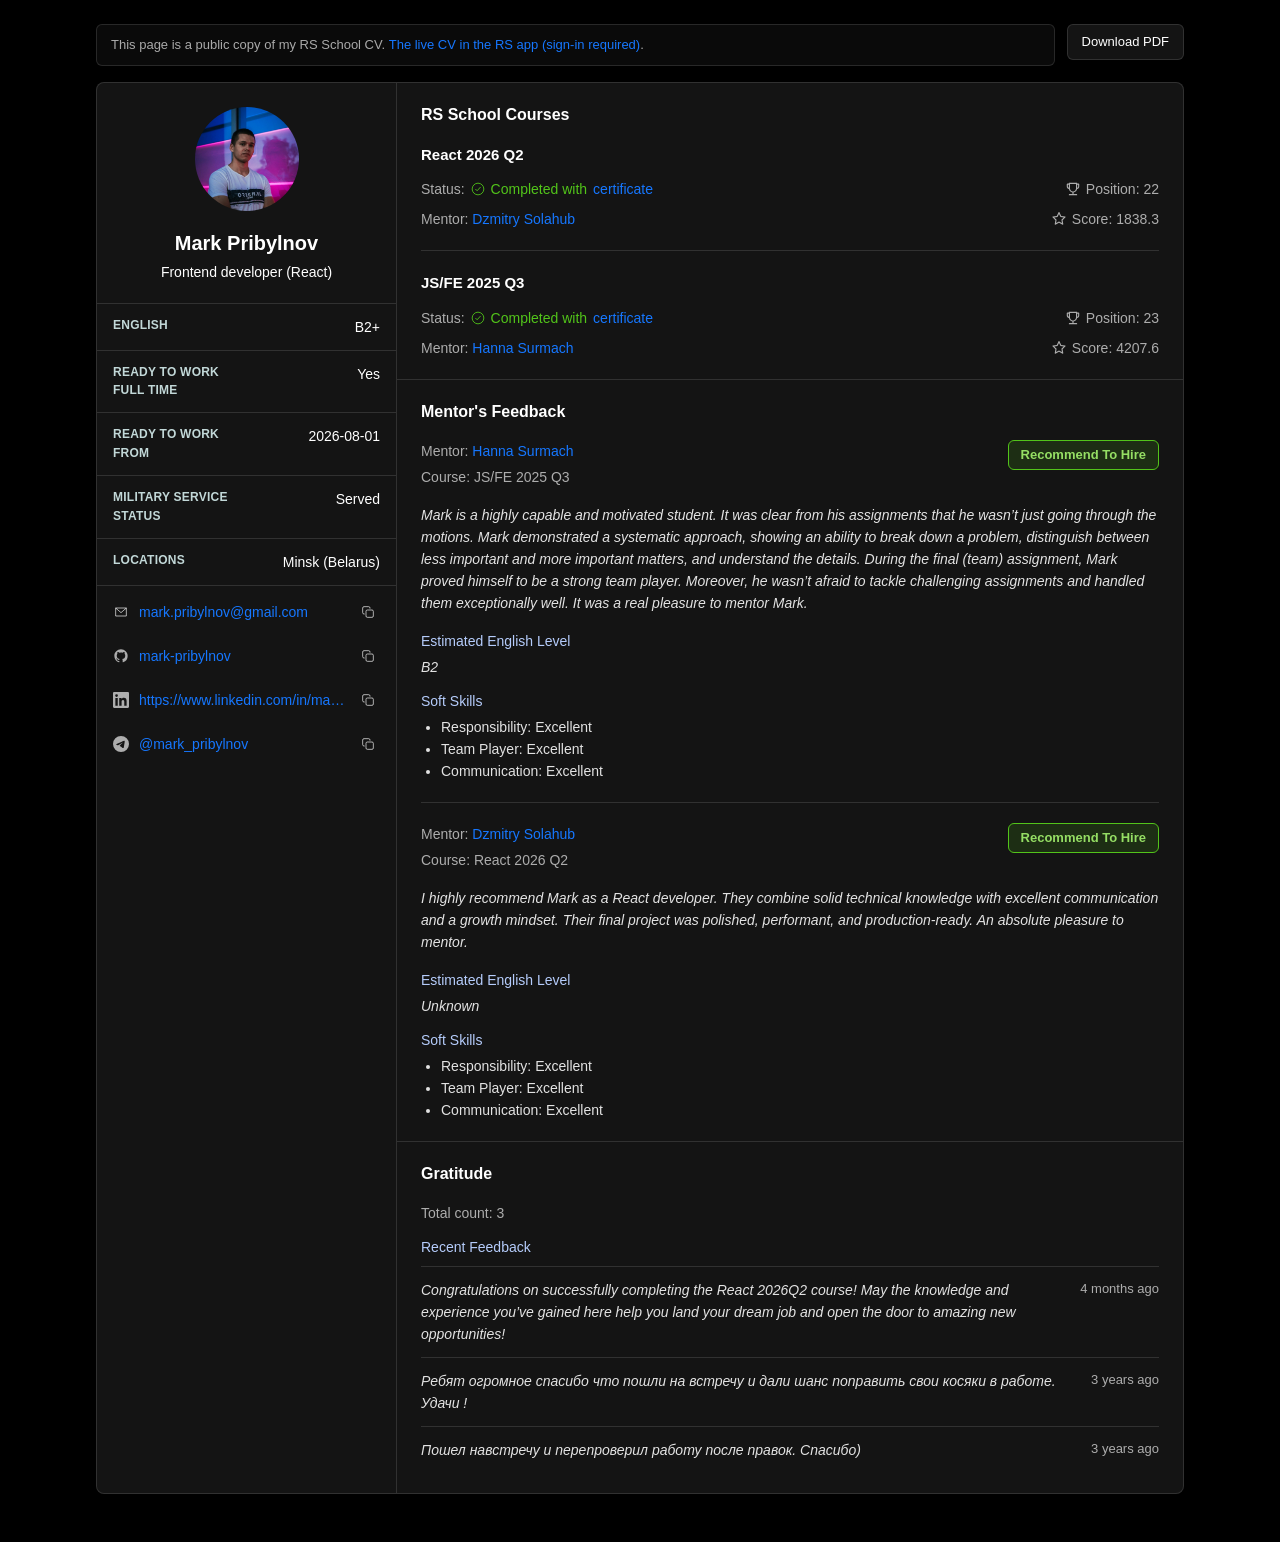
<file: index.html>
<!doctype html>
<html lang="en">
  <head>
    <meta charset="UTF-8" />
    <meta name="viewport" content="width=device-width, initial-scale=1.0" />
    <title>Mark Pribylnov — RS School CV</title>
    <meta name="description" content="Public CV — Mark Pribylnov, Frontend developer (React), Rolling Scopes School." />
    <link rel="stylesheet" href="styles.css" />
    <link rel="icon" href="assets/favicon.png" type="image/png" />
  </head>
  <body>
    <div class="page-wrap">
      <div class="page-actions">
        <p class="mirror-notice">
          This page is a public copy of my RS School CV.
          <a href="https://app.rs.school/cv/ad0f0ca9-a33c-41eb-a281-b7e8ac46817c" target="_blank" rel="noopener noreferrer">The live CV in the RS app (sign-in required)</a>.
        </p>
        <a class="print-btn" href="Mark-Pribylnov-CV.pdf" download="Mark-Pribylnov-CV.pdf">Download PDF</a>
      </div>

      <div class="cv">
        <aside class="sidebar" aria-label="Profile">
          <div class="profile-head">
            <a
              class="avatar-link"
              href="https://raw.githubusercontent.com/mark-pribylnov/RSS-CV/main/assets/avatar.jpg"
              target="_blank"
              rel="noopener noreferrer"
              aria-label="Open profile photo source"
            >
              <img class="avatar" src="assets/avatar.jpg" width="120" height="120" alt="Mark Pribylnov" />
            </a>
            <h1>Mark Pribylnov</h1>
            <p class="role">Frontend developer (React)</p>
          </div>

          <div class="meta-list">
            <div class="meta-row">
              <span class="label">English</span>
              <span class="value">B2+</span>
            </div>
            <div class="meta-row">
              <span class="label">Ready to work full time</span>
              <span class="value">Yes</span>
            </div>
            <div class="meta-row">
              <span class="label">Ready to work from</span>
              <span class="value">2026-08-01</span>
            </div>
            <div class="meta-row">
              <span class="label">Military service status</span>
              <span class="value">Served</span>
            </div>
            <div class="meta-row">
              <span class="label">Locations</span>
              <span class="value">Minsk (Belarus)</span>
            </div>
          </div>

          <div class="contacts">
            <div class="contact-row">
              <svg class="contact-icon" viewBox="0 0 24 24" fill="none" aria-hidden="true">
                <path d="M4 6h16v12H4V6zm0 0l8 7 8-7" stroke="currentColor" stroke-width="1.5" stroke-linejoin="round" />
              </svg>
              <div class="contact-body">
                <a href="mailto:mark.pribylnov@gmail.com">mark.pribylnov@gmail.com</a>
              </div>
              <button type="button" class="copy-btn" data-copy="mark.pribylnov@gmail.com" aria-label="Copy email">
                <svg width="16" height="16" viewBox="0 0 24 24" fill="none" aria-hidden="true">
                  <rect x="9" y="9" width="11" height="11" rx="2" stroke="currentColor" stroke-width="1.5" />
                  <path d="M7 15H6a2 2 0 01-2-2V6a2 2 0 012-2h7a2 2 0 012 2v1" stroke="currentColor" stroke-width="1.5" />
                </svg>
              </button>
            </div>

            <div class="contact-row">
              <svg class="contact-icon" viewBox="0 0 24 24" fill="currentColor" aria-hidden="true">
                <path
                  d="M12 2C6.477 2 2 6.484 2 12.021c0 4.428 2.865 8.184 6.839 9.504.5.092.682-.217.682-.483 0-.237-.009-.868-.014-1.703-2.782.605-3.369-1.342-3.369-1.342-.454-1.158-1.11-1.466-1.11-1.466-.908-.62.069-.608.069-.608 1.003.07 1.531 1.032 1.531 1.032.892 1.53 2.341 1.088 2.91.832.092-.647.35-1.088.636-1.338-2.22-.253-4.555-1.113-4.555-4.951 0-1.093.39-1.988 1.029-2.688-.103-.253-.446-1.272.098-2.65 0 0 .84-.27 2.75 1.026A9.564 9.564 0 0112 6.844c.85.004 1.705.115 2.504.337 1.909-1.296 2.747-1.027 2.747-1.027.546 1.379.202 2.398.1 2.651.64.7 1.028 1.595 1.028 2.688 0 3.848-2.339 4.695-4.566 4.943.359.309.678.92.678 1.855 0 1.338-.012 2.419-.012 2.747 0 .268.18.58.688.482A10.019 10.019 0 0022 12.021C22 6.484 17.522 2 12 2z"
                />
              </svg>
              <div class="contact-body">
                <a href="https://github.com/mark-pribylnov" target="_blank" rel="noopener noreferrer">mark-pribylnov</a>
              </div>
              <button type="button" class="copy-btn" data-copy="mark-pribylnov" aria-label="Copy GitHub username">
                <svg width="16" height="16" viewBox="0 0 24 24" fill="none" aria-hidden="true">
                  <rect x="9" y="9" width="11" height="11" rx="2" stroke="currentColor" stroke-width="1.5" />
                  <path d="M7 15H6a2 2 0 01-2-2V6a2 2 0 012-2h7a2 2 0 012 2v1" stroke="currentColor" stroke-width="1.5" />
                </svg>
              </button>
            </div>

            <div class="contact-row">
              <svg class="contact-icon" viewBox="0 0 24 24" fill="currentColor" aria-hidden="true">
                <path
                  d="M20.447 20.452h-3.554v-5.569c0-1.328-.027-3.037-1.852-3.037-1.853 0-2.136 1.445-2.136 2.939v5.667H9.351V9h3.414v1.561h.046c.477-.9 1.637-1.85 3.37-1.85 3.601 0 4.267 2.37 4.267 5.455v6.286zM5.337 7.433a2.062 2.062 0 01-2.063-2.065 2.064 2.064 0 114.126 0 2.063 2.063 0 01-2.063 2.065zm1.782 13.019H3.555V9h3.564v11.452zM22.225 0H1.771C.792 0 0 .774 0 1.729v20.542C0 23.227.792 24 1.771 24h20.451C23.2 24 24 23.227 24 22.271V1.729C24 .774 23.2 0 22.222 0h.003z"
                />
              </svg>
              <div class="contact-body">
                <a href="https://www.linkedin.com/in/mark-pribylnov/" target="_blank" rel="noopener noreferrer">https://www.linkedin.com/in/mark-pribylnov/</a>
              </div>
              <button
                type="button"
                class="copy-btn"
                data-copy="https://www.linkedin.com/in/mark-pribylnov/"
                aria-label="Copy LinkedIn URL"
              >
                <svg width="16" height="16" viewBox="0 0 24 24" fill="none" aria-hidden="true">
                  <rect x="9" y="9" width="11" height="11" rx="2" stroke="currentColor" stroke-width="1.5" />
                  <path d="M7 15H6a2 2 0 01-2-2V6a2 2 0 012-2h7a2 2 0 012 2v1" stroke="currentColor" stroke-width="1.5" />
                </svg>
              </button>
            </div>

            <div class="contact-row">
              <svg class="contact-icon" viewBox="0 0 24 24" fill="currentColor" aria-hidden="true">
                <path
                  d="M11.944 0A12 12 0 000 12a12 12 0 0012 12 12 12 0 0012-12A12 12 0 0012 0h-.056zm4.962 7.224c.1-.002.321.023.465.14a.506.506 0 01.171.325c.016.093.036.306.02.472-.18 1.898-.962 6.502-1.36 8.627-.168.9-.499 1.201-.82 1.23-.696.065-1.225-.46-1.9-.902-1.056-.693-1.653-1.124-2.678-1.8-1.185-.78-.417-1.21.258-1.91.177-.184 3.247-2.977 3.307-3.23.007-.032.014-.15-.056-.212s-.174-.041-.249-.024c-.106.024-1.793 1.14-5.061 3.345-.48.33-.913.49-1.302.48-.428-.008-1.252-.241-1.865-.44-.752-.245-1.349-.374-1.297-.789.027-.216.325-.437.893-.663 3.498-1.524 5.83-2.529 6.998-3.014 3.332-1.386 4.025-1.627 4.476-1.635z"
                />
              </svg>
              <div class="contact-body">
                <a href="https://t.me/mark_pribylnov" target="_blank" rel="noopener noreferrer">@mark_pribylnov</a>
              </div>
              <button type="button" class="copy-btn" data-copy="@mark_pribylnov" aria-label="Copy Telegram handle">
                <svg width="16" height="16" viewBox="0 0 24 24" fill="none" aria-hidden="true">
                  <rect x="9" y="9" width="11" height="11" rx="2" stroke="currentColor" stroke-width="1.5" />
                  <path d="M7 15H6a2 2 0 01-2-2V6a2 2 0 012-2h7a2 2 0 012 2v1" stroke="currentColor" stroke-width="1.5" />
                </svg>
              </button>
            </div>
          </div>
        </aside>

        <main class="main">
          <section class="block" aria-labelledby="courses-heading">
            <h2 id="courses-heading" class="block-title">RS School Courses</h2>

            <article class="course">
              <h3 class="course-title">React 2026 Q2</h3>
              <div class="course-grid">
                <div class="course-meta">
                  <div class="status-line">
                    Status:
                    <svg class="stat-icon" viewBox="0 0 24 24" fill="none" aria-hidden="true">
                      <circle cx="12" cy="12" r="10" stroke="currentColor" stroke-width="1.5" />
                      <path
                        d="M8 12.5l2.5 2.5L16 9"
                        stroke="currentColor"
                        stroke-width="1.5"
                        stroke-linecap="round"
                        stroke-linejoin="round"
                      />
                    </svg>
                    <span class="status-ok">Completed with</span>
                    <a href="https://app.rs.school/certificate/i87m8ckr" target="_blank" rel="noopener noreferrer">certificate</a>
                  </div>
                  <div>
                    Mentor:
                    <a href="https://github.com/soljahd" target="_blank" rel="noopener noreferrer">Dzmitry Solahub</a>
                  </div>
                </div>
                <div class="course-stats">
                  <div class="stat-line">
                    <svg class="stat-icon" viewBox="64 64 896 896" fill="currentColor" aria-hidden="true">
                      <path
                        d="M868 160h-92v-40c0-4.4-3.6-8-8-8H256c-4.4 0-8 3.6-8 8v40h-92a44 44 0 00-44 44v148c0 81.7 60 149.6 138.2 162C265.7 630.2 359 721.7 476 734.5v105.2H280c-17.7 0-32 14.3-32 32V904c0 4.4 3.6 8 8 8h512c4.4 0 8-3.6 8-8v-32.3c0-17.7-14.3-32-32-32H548V734.5C665 721.7 758.3 630.2 773.8 514 852 501.6 912 433.7 912 352V204a44 44 0 00-44-44zM184 352V232h64v207.6a91.99 91.99 0 01-64-87.6zm520 128c0 49.1-19.1 95.4-53.9 130.1-34.8 34.8-81 53.9-130.1 53.9h-16c-49.1 0-95.4-19.1-130.1-53.9-34.8-34.8-53.9-81-53.9-130.1V184h384v296zm136-128c0 41-26.9 75.8-64 87.6V232h64v120z"
                      />
                    </svg>
                    Position: 22
                  </div>
                  <div class="stat-line">
                    <svg class="stat-icon" viewBox="64 64 896 896" fill="currentColor" aria-hidden="true">
                      <path
                        d="M908.1 353.1l-253.9-36.9L540.7 86.1c-3.1-6.3-8.2-11.4-14.5-14.5-15.8-7.8-35-1.3-42.9 14.5L369.8 316.2l-253.9 36.9c-7 1-13.4 4.3-18.3 9.3a32.05 32.05 0 00.6 45.3l183.7 179.1-43.4 252.9a31.95 31.95 0 0046.4 33.7L512 754l227.1 119.4c6.2 3.3 13.4 4.4 20.3 3.2 17.4-3 29.1-19.5 26.1-36.9l-43.4-252.9 183.7-179.1c5-4.9 8.3-11.3 9.3-18.3 2.7-17.5-9.5-33.7-27-36.3zM664.8 561.6l36.1 210.3L512 672.7 323.1 772l36.1-210.3-152.8-149L417.6 382 512 190.7 606.4 382l211.2 30.7-152.8 148.9z"
                      />
                    </svg>
                    Score: 1838.3
                  </div>
                </div>
              </div>
            </article>

            <article class="course">
              <h3 class="course-title">JS/FE 2025 Q3</h3>
              <div class="course-grid">
                <div class="course-meta">
                  <div class="status-line">
                    Status:
                    <svg class="stat-icon" viewBox="0 0 24 24" fill="none" aria-hidden="true">
                      <circle cx="12" cy="12" r="10" stroke="currentColor" stroke-width="1.5" />
                      <path
                        d="M8 12.5l2.5 2.5L16 9"
                        stroke="currentColor"
                        stroke-width="1.5"
                        stroke-linecap="round"
                        stroke-linejoin="round"
                      />
                    </svg>
                    <span class="status-ok">Completed with</span>
                    <a href="https://app.rs.school/certificate/4av4f2fh" target="_blank" rel="noopener noreferrer">certificate</a>
                  </div>
                  <div>
                    Mentor:
                    <a href="https://github.com/khasekai" target="_blank" rel="noopener noreferrer">Hanna Surmach</a>
                  </div>
                </div>
                <div class="course-stats">
                  <div class="stat-line">
                    <svg class="stat-icon" viewBox="64 64 896 896" fill="currentColor" aria-hidden="true">
                      <path
                        d="M868 160h-92v-40c0-4.4-3.6-8-8-8H256c-4.4 0-8 3.6-8 8v40h-92a44 44 0 00-44 44v148c0 81.7 60 149.6 138.2 162C265.7 630.2 359 721.7 476 734.5v105.2H280c-17.7 0-32 14.3-32 32V904c0 4.4 3.6 8 8 8h512c4.4 0 8-3.6 8-8v-32.3c0-17.7-14.3-32-32-32H548V734.5C665 721.7 758.3 630.2 773.8 514 852 501.6 912 433.7 912 352V204a44 44 0 00-44-44zM184 352V232h64v207.6a91.99 91.99 0 01-64-87.6zm520 128c0 49.1-19.1 95.4-53.9 130.1-34.8 34.8-81 53.9-130.1 53.9h-16c-49.1 0-95.4-19.1-130.1-53.9-34.8-34.8-53.9-81-53.9-130.1V184h384v296zm136-128c0 41-26.9 75.8-64 87.6V232h64v120z"
                      />
                    </svg>
                    Position: 23
                  </div>
                  <div class="stat-line">
                    <svg class="stat-icon" viewBox="64 64 896 896" fill="currentColor" aria-hidden="true">
                      <path
                        d="M908.1 353.1l-253.9-36.9L540.7 86.1c-3.1-6.3-8.2-11.4-14.5-14.5-15.8-7.8-35-1.3-42.9 14.5L369.8 316.2l-253.9 36.9c-7 1-13.4 4.3-18.3 9.3a32.05 32.05 0 00.6 45.3l183.7 179.1-43.4 252.9a31.95 31.95 0 0046.4 33.7L512 754l227.1 119.4c6.2 3.3 13.4 4.4 20.3 3.2 17.4-3 29.1-19.5 26.1-36.9l-43.4-252.9 183.7-179.1c5-4.9 8.3-11.3 9.3-18.3 2.7-17.5-9.5-33.7-27-36.3zM664.8 561.6l36.1 210.3L512 672.7 323.1 772l36.1-210.3-152.8-149L417.6 382 512 190.7 606.4 382l211.2 30.7-152.8 148.9z"
                      />
                    </svg>
                    Score: 4207.6
                  </div>
                </div>
              </div>
            </article>
          </section>

          <section class="block" aria-labelledby="feedback-heading">
            <h2 id="feedback-heading" class="block-title">Mentor's Feedback</h2>
            <article class="feedback">
              <div class="feedback-header">
                <div class="feedback-meta">
                  <div>
                    Mentor:
                    <a href="https://github.com/khasekai" target="_blank" rel="noopener noreferrer">Hanna Surmach</a>
                  </div>
                  <div>Course: JS/FE 2025 Q3</div>
                </div>
                <span class="hire-badge">Recommend To Hire</span>
              </div>

              <p class="feedback-text">
                Mark is a highly capable and motivated student. It was clear from his assignments that he wasn’t just going
                through the motions. Mark demonstrated a systematic approach, showing an ability to break down a problem,
                distinguish between less important and more important matters, and understand the details. During the final (team)
                assignment, Mark proved himself to be a strong team player. Moreover, he wasn’t afraid to tackle challenging
                assignments and handled them exceptionally well. It was a real pleasure to mentor Mark.
              </p>

              <div class="subsection">
                <span class="subsection-label">Estimated English Level</span>
                <p><em>B2</em></p>
              </div>
              <div class="subsection">
                <span class="subsection-label">Soft Skills</span>
                <ul class="skills-list">
                  <li>Responsibility: Excellent</li>
                  <li>Team Player: Excellent</li>
                  <li>Communication: Excellent</li>
                </ul>
              </div>
            </article>

            <article class="feedback">
              <div class="feedback-header">
                <div class="feedback-meta">
                  <div>
                    Mentor:
                    <a href="https://github.com/soljahd" target="_blank" rel="noopener noreferrer">Dzmitry Solahub</a>
                  </div>
                  <div>Course: React 2026 Q2</div>
                </div>
                <span class="hire-badge">Recommend To Hire</span>
              </div>

              <p class="feedback-text">
                I highly recommend Mark as a React developer. They combine solid technical knowledge with excellent communication
                and a growth mindset. Their final project was polished, performant, and production-ready. An absolute pleasure to
                mentor.
              </p>

              <div class="subsection">
                <span class="subsection-label">Estimated English Level</span>
                <p><em>Unknown</em></p>
              </div>
              <div class="subsection">
                <span class="subsection-label">Soft Skills</span>
                <ul class="skills-list">
                  <li>Responsibility: Excellent</li>
                  <li>Team Player: Excellent</li>
                  <li>Communication: Excellent</li>
                </ul>
              </div>
            </article>
          </section>

          <section class="block" aria-labelledby="gratitude-heading">
            <h2 id="gratitude-heading" class="block-title">Gratitude</h2>
            <p class="gratitude-stats">Total count: 3</p>
            <p class="recent-label">Recent Feedback</p>

            <div class="gratitude-item" data-datetime="2026-07-23 19:04:18">
              <p class="gratitude-text">
                Congratulations on successfully completing the React 2026Q2 course! May the knowledge and experience you’ve gained
                here help you land your dream job and open the door to amazing new opportunities!
              </p>
              <span class="gratitude-date">2 months ago</span>
            </div>
            <div class="gratitude-item" data-datetime="2023-04-13 18:35:28">
              <p class="gratitude-text">
                Ребят огромное спасибо что пошли на встречу и дали шанс поправить свои косяки в работе. Удачи !
              </p>
              <span class="gratitude-date">3 years ago</span>
            </div>
            <div class="gratitude-item" data-datetime="2023-04-12 18:06:48">
              <p class="gratitude-text">Пошел навстречу и перепроверил работу после правок. Спасибо)</p>
              <span class="gratitude-date">3 years ago</span>
            </div>
          </section>
        </main>
      </div>
    </div>

    <script>
      document.querySelectorAll("[data-copy]").forEach(button => {
        button.addEventListener("click", async () => {
          const text = button.getAttribute("data-copy");
          if (!text) return;
          try {
            await navigator.clipboard.writeText(text);
            button.classList.add("copied");
            setTimeout(() => button.classList.remove("copied"), 1500);
          } catch {
            window.prompt("Copy to clipboard:", text);
          }
        });
      });

      const relativeTime = new Intl.RelativeTimeFormat("en", { numeric: "always" });

      function parseDateTime(value) {
        const match = /^(\d{4})-(\d{2})-(\d{2})[ T](\d{2}):(\d{2}):(\d{2})$/.exec(value);
        if (!match) return null;
        const [, year, month, day, hour, minute, second] = match;
        return new Date(Number(year), Number(month) - 1, Number(day), Number(hour), Number(minute), Number(second));
      }

      function calendarMonths(from, to) {
        let months = (to.getFullYear() - from.getFullYear()) * 12 + (to.getMonth() - from.getMonth());
        if (to.getDate() < from.getDate()) months -= 1;
        return months;
      }

      function formatAgo(date) {
        const now = new Date();
        const diffMs = date.getTime() - now.getTime();
        const direction = diffMs < 0 ? -1 : 1;
        const absSeconds = Math.abs(Math.round(diffMs / 1000));

        if (absSeconds < 60) return relativeTime.format(direction * absSeconds, "second");

        const absMinutes = Math.floor(absSeconds / 60);
        if (absMinutes < 60) return relativeTime.format(direction * absMinutes, "minute");

        const absHours = Math.floor(absMinutes / 60);
        if (absHours < 24) return relativeTime.format(direction * absHours, "hour");

        const months = calendarMonths(date, now);
        if (Math.abs(months) < 1) {
          const absDays = Math.max(Math.floor(absHours / 24), 1);
          return relativeTime.format(direction * absDays, "day");
        }
        if (Math.abs(months) < 12) return relativeTime.format(-months, "month");

        return relativeTime.format(-Math.trunc(months / 12), "year");
      }

      function updateGratitudeDates() {
        document.querySelectorAll(".gratitude-item[data-datetime]").forEach(item => {
          const date = parseDateTime(item.getAttribute("data-datetime"));
          const label = item.querySelector(".gratitude-date");
          if (!date || !label) return;
          label.textContent = formatAgo(date);
        });
      }

      updateGratitudeDates();
      setInterval(updateGratitudeDates, 60 * 1000);
      document.addEventListener("visibilitychange", () => {
        if (document.visibilityState === "visible") updateGratitudeDates();
      });
    </script>
  </body>
</html>
</file>
<file: styles.css>
*,
*::before,
*::after {
  box-sizing: border-box;
}

:root {
  --bg: #000000;
  --surface: #141414;
  --divider: rgba(255, 255, 255, 0.12);
  --text: #ffffff;
  --text-secondary: rgba(255, 255, 255, 0.65);
  --text-label: #c2d8d8;
  --text-description: #b5ccfb;
  --link: #1677ff;
  --link-hover: #4096ff;
  --success: #52c41a;
}

html {
  scroll-behavior: smooth;
}

body {
  margin: 0;
  min-height: 100vh;
  font-family:
    -apple-system, BlinkMacSystemFont, "Segoe UI", Roboto, "Helvetica Neue", Arial, sans-serif;
  font-size: 14px;
  line-height: 1.5715;
  color: var(--text);
  background: var(--bg);
}

a {
  color: var(--link);
  text-decoration: none;
}

a:hover {
  color: var(--link-hover);
  text-decoration: underline;
}

.page-wrap {
  max-width: 1120px;
  margin: 0 auto;
  padding: 24px 16px 48px;
}

.page-actions {
  display: flex;
  align-items: flex-start;
  justify-content: space-between;
  gap: 12px;
  margin-bottom: 16px;
}

.print-btn {
  flex-shrink: 0;
  display: inline-block;
  border: 1px solid var(--divider);
  background: var(--surface);
  color: var(--text);
  border-radius: 6px;
  padding: 8px 14px;
  font: inherit;
  font-size: 13px;
  line-height: 1.4;
  text-decoration: none;
  cursor: pointer;
}

.print-btn:hover {
  border-color: var(--link);
  color: var(--link-hover);
  text-decoration: none;
}

.mirror-notice {
  margin: 0;
  flex: 1;
  padding: 10px 14px;
  border-radius: 6px;
  background: rgba(255, 255, 255, 0.04);
  border: 1px solid var(--divider);
  color: var(--text-secondary);
  font-size: 13px;
  line-height: 1.5;
}

.mirror-notice a {
  font-weight: 500;
}

.cv {
  display: grid;
  grid-template-columns: 300px 1fr;
  background: var(--surface);
  border-radius: 8px;
  border: 1px solid var(--divider);
  overflow: hidden;
}

@media (max-width: 900px) {
  .cv {
    grid-template-columns: 1fr;
  }
}

.sidebar {
  border-right: 1px solid var(--divider);
}

@media (max-width: 900px) {
  .sidebar {
    border-right: none;
    border-bottom: 1px solid var(--divider);
  }
}

.profile-head {
  padding: 24px 16px 20px;
  text-align: center;
  border-bottom: 1px solid var(--divider);
}

.avatar-link {
  display: inline-block;
  margin-bottom: 12px;
  border-radius: 50%;
  line-height: 0;
  text-decoration: none;
}

.avatar-link:hover .avatar {
  opacity: 0.85;
}

.avatar-link:focus-visible {
  outline: 2px solid var(--link);
  outline-offset: 3px;
}

.avatar {
  width: 104px;
  height: 104px;
  border-radius: 50%;
  object-fit: cover;
  display: block;
  transition: opacity 0.15s ease;
}

.profile-head h1 {
  margin: 0 0 4px;
  font-size: 20px;
  font-weight: 600;
  line-height: 1.4;
}

.profile-head .role {
  margin: 0;
  color: var(--text);
  font-size: 14px;
}

.meta-list {
  border-bottom: 1px solid var(--divider);
}

.meta-row {
  display: flex;
  justify-content: space-between;
  align-items: flex-start;
  gap: 12px;
  padding: 12px 16px;
  border-bottom: 1px solid var(--divider);
}

.meta-row:last-child {
  border-bottom: none;
}

.meta-row .label {
  flex: 1;
  font-size: 12px;
  font-weight: 600;
  letter-spacing: 0.02em;
  text-transform: uppercase;
  color: var(--text-label);
}

.meta-row .value {
  flex: 1;
  text-align: right;
  color: var(--text);
  word-break: break-word;
}

.contacts {
  padding: 4px 0 8px;
}

.contact-row {
  display: flex;
  align-items: center;
  gap: 10px;
  padding: 10px 16px;
}

.contact-icon {
  flex-shrink: 0;
  width: 16px;
  height: 16px;
  color: var(--text-secondary);
}

.contact-body {
  flex: 1;
  min-width: 0;
}

.contact-body a {
  display: block;
  overflow: hidden;
  text-overflow: ellipsis;
  white-space: nowrap;
  color: var(--link);
}

.copy-btn {
  flex-shrink: 0;
  border: none;
  background: transparent;
  color: var(--text-secondary);
  cursor: pointer;
  padding: 4px;
  border-radius: 4px;
  line-height: 0;
}

.copy-btn:hover {
  color: var(--text);
  background: rgba(255, 255, 255, 0.08);
}

.copy-btn.copied {
  color: var(--success);
}

.main {
  padding: 0;
  min-width: 0;
}

.block {
  padding: 20px 24px;
  border-bottom: 1px solid var(--divider);
}

.block:last-child {
  border-bottom: none;
}

.block-title {
  margin: 0 0 16px;
  font-size: 16px;
  font-weight: 600;
  line-height: 1.5;
}

.course + .course {
  margin-top: 20px;
  padding-top: 20px;
  border-top: 1px solid var(--divider);
}

.course-title {
  margin: 0 0 12px;
  font-size: 15px;
  font-weight: 600;
}

.course-grid {
  display: grid;
  grid-template-columns: 1fr auto;
  gap: 8px 32px;
  align-items: start;
}

.course-meta {
  color: var(--text-secondary);
}

.course-meta > div + div {
  margin-top: 8px;
}

.course-meta a {
  color: var(--link);
}

.status-line {
  display: inline-flex;
  align-items: center;
  gap: 6px;
  flex-wrap: wrap;
}

.status-line > .stat-icon {
  color: var(--success);
}

.status-ok {
  color: var(--success);
}

.course-stats {
  display: flex;
  flex-direction: column;
  align-items: flex-end;
  gap: 8px;
  text-align: right;
  color: var(--text-secondary);
}

.stat-line {
  display: flex;
  align-items: center;
  justify-content: flex-end;
  gap: 6px;
}

.stat-line + .stat-line {
  margin-top: 0;
}

.stat-icon {
  width: 14px;
  height: 14px;
  color: var(--text-secondary);
  flex-shrink: 0;
}

.feedback + .feedback {
  margin-top: 20px;
  padding-top: 20px;
  border-top: 1px solid var(--divider);
}

.feedback-header {
  display: flex;
  flex-wrap: wrap;
  align-items: flex-start;
  justify-content: space-between;
  gap: 12px;
  margin-bottom: 16px;
}

.feedback-meta {
  color: var(--text-secondary);
}

.feedback-meta > div + div {
  margin-top: 4px;
}

.feedback-meta a {
  color: var(--link);
}

.hire-badge {
  display: inline-block;
  padding: 4px 12px;
  border-radius: 6px;
  background: rgba(82, 196, 26, 0.15);
  border: 1px solid var(--success);
  color: #95de64;
  font-weight: 600;
  font-size: 13px;
  white-space: nowrap;
}

.feedback-text {
  margin: 0 0 16px;
  font-style: italic;
  color: rgba(255, 255, 255, 0.88);
}

.subsection-label {
  display: block;
  margin: 0 0 4px;
  color: var(--text-description);
  font-size: 14px;
}

.subsection {
  margin-bottom: 12px;
}

.subsection:last-child {
  margin-bottom: 0;
}

.subsection p {
  margin: 0;
}

.subsection em {
  font-style: italic;
  color: rgba(255, 255, 255, 0.88);
}

.skills-list {
  margin: 0;
  padding-left: 20px;
  color: rgba(255, 255, 255, 0.88);
}

.gratitude-stats {
  margin: 0 0 12px;
  color: var(--text-secondary);
}

.recent-label {
  margin: 0 0 8px;
  color: var(--text-description);
  font-size: 14px;
}

.gratitude-item {
  position: relative;
  display: grid;
  grid-template-columns: 1fr auto;
  gap: 12px 24px;
  align-items: start;
  padding: 12px 0;
  border-top: 1px solid var(--divider);
}

.gratitude-item[data-datetime]::after {
  content: attr(data-datetime);
  position: absolute;
  z-index: 2;
  left: 50%;
  bottom: calc(100% + 10px);
  transform: translateX(-50%);
  padding: 6px 8px;
  background: #1f1f1f;
  border-radius: 6px;
  color: #fff;
  font-size: 14px;
  font-style: normal;
  line-height: 1.5715;
  white-space: nowrap;
  pointer-events: none;
  opacity: 0;
  visibility: hidden;
  transition: opacity 0.15s ease, visibility 0.15s ease;
  box-shadow:
    0 6px 16px rgba(0, 0, 0, 0.32),
    0 3px 6px rgba(0, 0, 0, 0.24);
}

.gratitude-item[data-datetime]::before {
  content: "";
  position: absolute;
  z-index: 2;
  left: 50%;
  bottom: calc(100% + 2px);
  transform: translateX(-50%);
  border: 5px solid transparent;
  border-top-color: #1f1f1f;
  pointer-events: none;
  opacity: 0;
  visibility: hidden;
  transition: opacity 0.15s ease, visibility 0.15s ease;
}

.gratitude-item[data-datetime]:hover::after,
.gratitude-item[data-datetime]:hover::before,
.gratitude-item[data-datetime]:focus-within::after,
.gratitude-item[data-datetime]:focus-within::before {
  opacity: 1;
  visibility: visible;
}

.gratitude-text {
  margin: 0;
  color: rgba(255, 255, 255, 0.88);
  font-style: italic;
}

.gratitude-date {
  color: var(--text-secondary);
  font-size: 13px;
  white-space: nowrap;
  text-align: right;
}

@media (max-width: 700px) {
  .page-actions {
    flex-direction: column;
  }

  .print-btn {
    align-self: flex-start;
  }
}

@media print {
  @page {
    size: 1120px 1460px;
    margin: 0;
  }

  :root {
    --bg: #ffffff;
    --surface: #ffffff;
    --divider: rgba(0, 0, 0, 0.12);
    --text: #111111;
    --text-secondary: rgba(0, 0, 0, 0.65);
    --text-label: #1a3a3a;
    --text-description: #1a3d7a;
    --link: #1677ff;
    --link-hover: #1677ff;
    --success: #389e0d;
  }

  html,
  body {
    background: #fff;
    color: #111;
    height: auto !important;
    min-height: 0 !important;
    max-height: none !important;
    overflow: visible;
    -webkit-print-color-adjust: exact;
    print-color-adjust: exact;
  }

  .page-wrap {
    min-height: 0 !important;
    break-after: avoid;
    page-break-after: avoid;
  }

  .print-btn,
  .page-actions {
    display: none;
  }

  .cv {
    grid-template-columns: 300px 1fr;
  }

  .feedback-text,
  .subsection em,
  .skills-list,
  .gratitude-text {
    color: rgba(0, 0, 0, 0.88);
  }

  .hire-badge {
    color: #237804;
    background: rgba(82, 196, 26, 0.15);
    border-color: #389e0d;
  }

  .gratitude-item[data-datetime]::before,
  .gratitude-item[data-datetime]::after {
    display: none;
  }
}
</file>
